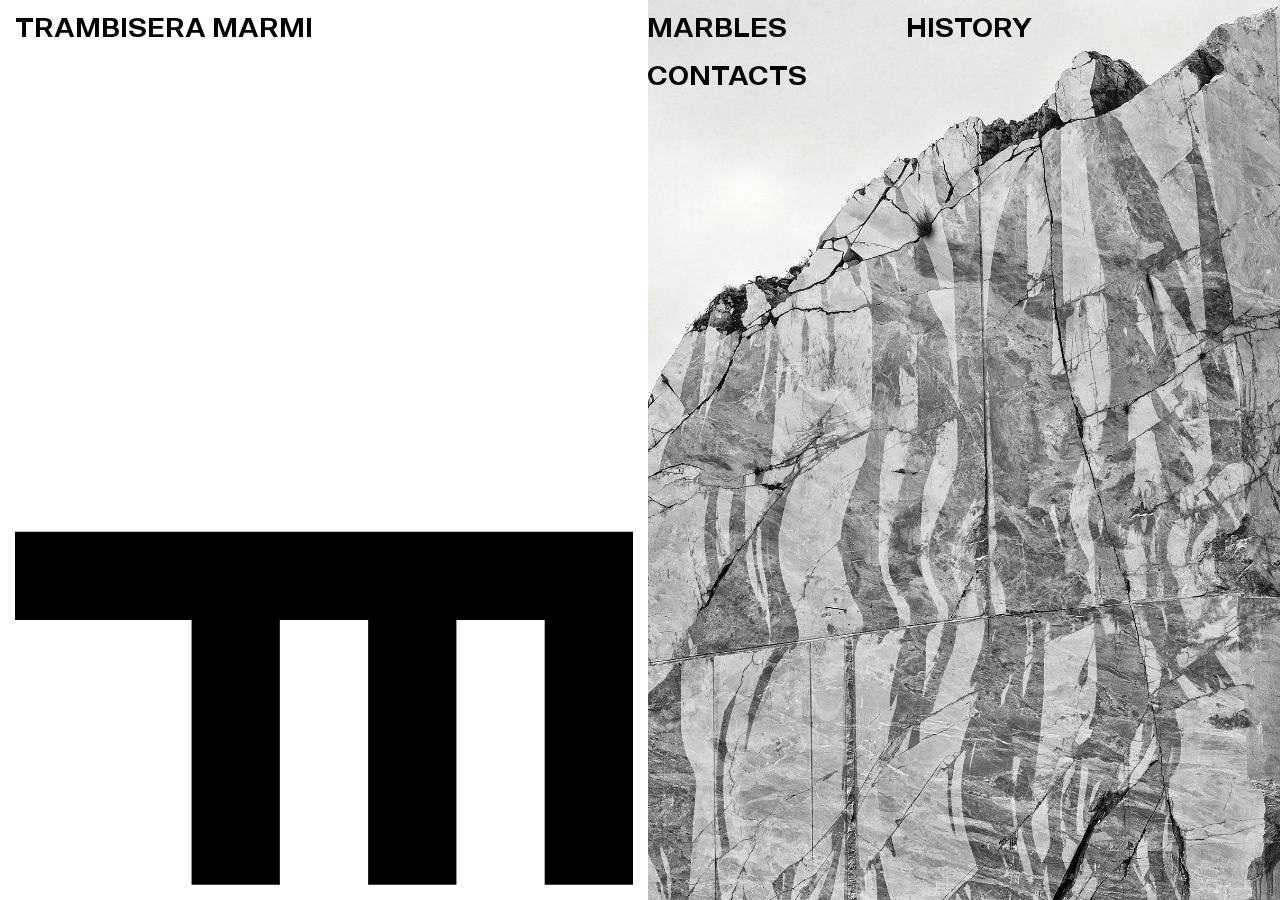
<file: v1/index.html>
<!DOCTYPE html>
<html lang="en">
<head>
    <meta charset="UTF-8">
<!--    <meta name="viewport" content="width=device-width, initial-scale=1">-->
    
    <meta name="viewport" content="width=device-width, initial-scale=1, shrink-to-fit=no">
    
    <title>Trambisera Marmi</title>
    <link href="assets/css/reset.css" rel="stylesheet" type="text/css">
    <link href="assets/css/style.css" rel="stylesheet" type="text/css">
    <link href="assets/css/mobile.css" rel="stylesheet" type="text/css">
    <link href="assets/font/stylesheet.css" rel="stylesheet" type="text/css">
    <script type="text/javascript" src="assets/js/jquery-3.4.1.min.js.js"></script>
        
<!-- Link Swiper's CSS -->
  <link rel="stylesheet" href="assets/css/swiper.min.css">            
            

            
         
    
         
</head>
    <body>

    <div id="logo">
                <div><a href="index.html"><h4>Trambisera Marmi</h4></a></div>
            </div>
    <div class="container col-6">
     <div class="box col-4"><a href="marbles.html"><span><h4>Marbles</h4></span></a></div>
     <div class="box col-4"><a href="history.html"><span><h4>History</h4></span></a></div>
     <div class="box"><a href="contacts.html"><span><h4>Contacts</h4></span></a></div>
    </div>
    
    <div id="hamburger"></div>

       
   <!-- Swiper -->
  <div class="swiper-container">
    <div class="swiper-wrapper">
     <div id="photo-0" class="swiper-slide"></div>
      <div id="photo-1" class="swiper-slide"></div>
      <div id="photo-2" class="swiper-slide"></div>
      <div id="photo-3" class="swiper-slide"></div>
      <div id="photo-4" class="swiper-slide"></div>
      <div id="photo-5" class="swiper-slide"></div>
      <div id="photo-6" class="swiper-slide"></div>
      <div id="photo-7" class="swiper-slide"></div>
      <div id="photo-8" class="swiper-slide"></div>
      <div id="photo-9" class="swiper-slide"></div>
      <div id="photo-10" class="swiper-slide"></div>
    </div>
  </div>                    


        <div class="gallery">
           <div id="photo-0" class="photo"></div>
               <div id="photo-1" class="photo"></div>
               <div id="photo-2" class="photo"></div> 
               <div id="photo-3" class="photo"></div> 
               <div id="photo-4" class="photo"></div> 
               <div id="photo-5" class="photo"></div> 
               <div id="photo-6" class="photo"></div> 
               <div id="photo-7" class="photo"></div> 
               <div id="photo-8" class="photo"></div> 
               <div id="photo-9" class="photo"></div> 
               <div id="photo-10"class="last-photo"></div>    
        </div>
        
         <div id="home-symbol">
            <img id="img-symbol" src="assets/img/brand/symbol.svg" alt="">
         </div>

             
  <script src="assets/js/swiper.min.js"></script>

  <!-- Initialize Swiper -->
  <script>
    var swiper = new Swiper('.swiper-container', {
        slidesPerView: 2,
        loop: true,
      spaceBetween: 15,
      pagination: {
        el: '.swiper-pagination',
        clickable: true,
      },
    });
  </script>                                       
       

       <script type = "text/javascript" src = "assets/js/app.js" ></script>

       
    </body>
</html>
</file>
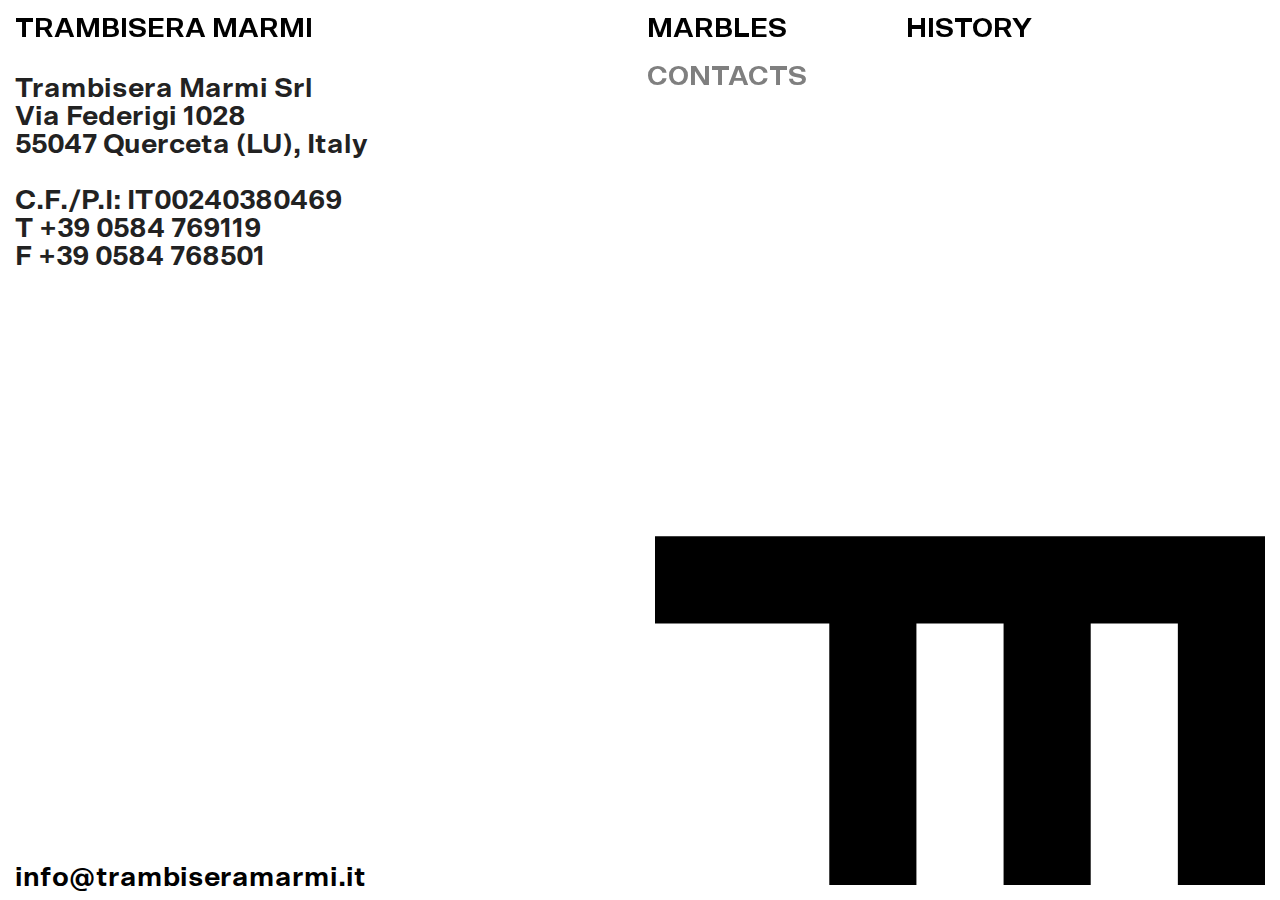
<file: v1/contacts.html>
<!DOCTYPE html>
<html lang="en">
<head>
    <meta charset="UTF-8">
    <meta name="viewport" content="width=device-width, initial-scale=1">
    <title>Trambisera Marmi</title>
    <link href="assets/css/reset.css" rel="stylesheet" type="text/css">
    <link href="assets/css/style.css" rel="stylesheet" type="text/css">
    <link href="assets/css/mobile.css" rel="stylesheet" type="text/css">
    <link href="assets/font/stylesheet.css" rel="stylesheet" type="text/css">
    <script type="text/javascript" src="assets/js/jquery-3.4.1.min.js.js"></script>

         
</head>
    <body>
        

    <div id="logo">
                <div><a href="index.html"><h4>Trambisera Marmi</h4></a></div>
            </div>
    <div class="container col-6">
     <div class="box col-4"><a href="marbles.html"><span><h4>Marbles</h4></span></a></div>
     <div class="box col-4"><a href="history.html"><span><h4>History</h4></span></a></div>
     <div class="box"><a href="contacts.html"><span class="current"><h4>Contacts</h4></span></a></div>
    </div>
    
    <div id="hamburger"></div>
    
    


        
        <div class="info edge">
            <h5>Trambisera Marmi Srl<br>
            Via Federigi 1028<br>
            55047 Querceta (LU), Italy<br><br>
            C.F./P.I: IT00240380469<br>
            T +39 0584 769119<br>
            F +39 0584 768501</h5>
        </div>
        
        <div class="info-mobile edge">
            <h5>Trambisera Marmi Srl<br>
            Via Federigi 1028<br>
            55047 Querceta (LU), Italy<br><br>
            C.F./P.I: IT00240380469<br>
            T +39 0584 769119<br>
            F +39 0584 768501<br><br>
            info@trambiseramarmi.it</h5>
        </div>
        
        <div class="mail edge">
            <h5><a href="mailto:info@trambiseramarmi.it">info@trambiseramarmi.it</a></h5>
        </div>
        
         <div id="contacts-symbol">
            <img id="img-contacts" src="assets/img/brand/symbol.svg" alt="">
         </div>    

       <script type = "text/javascript" src = "assets/js/app.js" ></script> 
    </body>
</html>
</file>
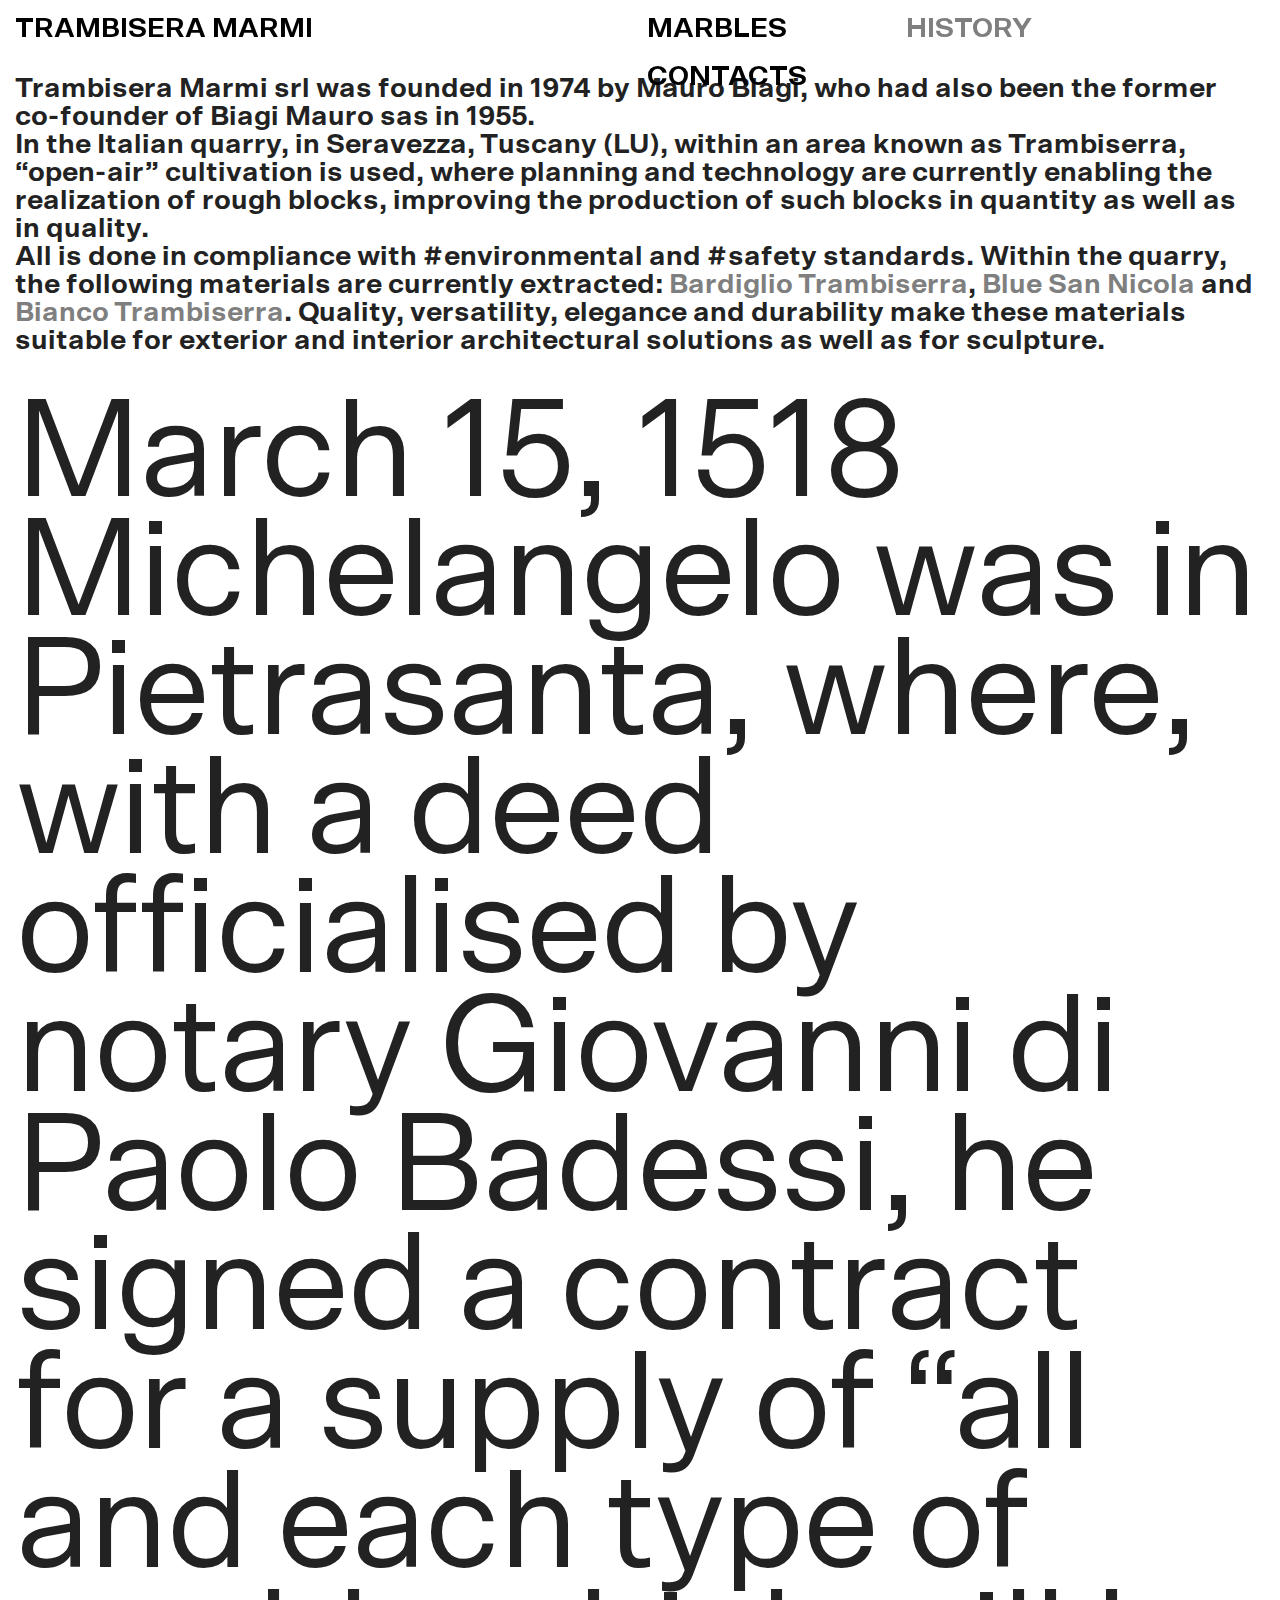
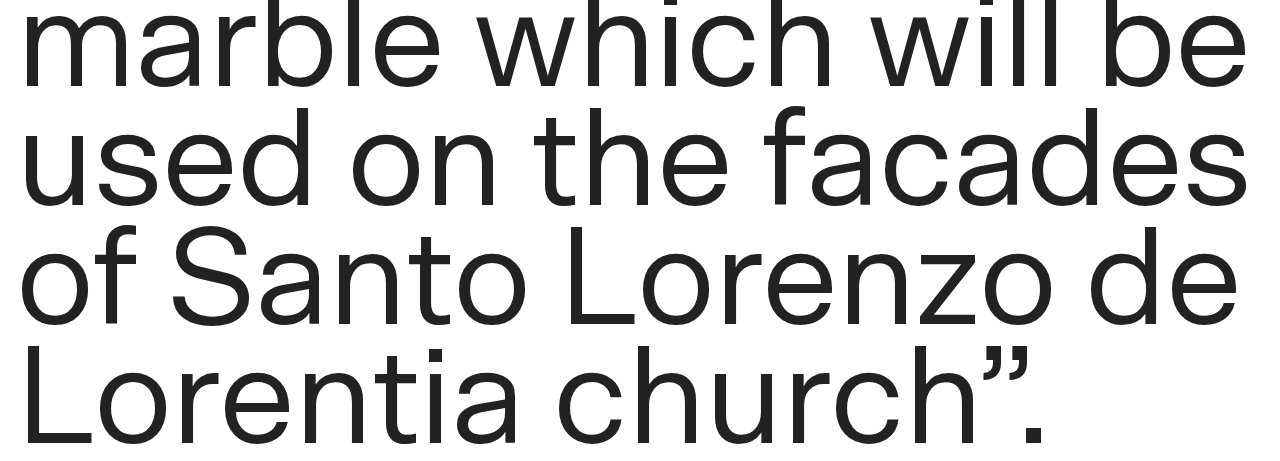
<file: v1/history.html>
<!DOCTYPE html>
<html lang="en">
<head>
    <meta charset="UTF-8">
    <meta name="viewport" content="width=device-width, initial-scale=1">
    <title>Trambisera Marmi</title>
    <link href="assets/css/reset.css" rel="stylesheet" type="text/css">
    <link href="assets/css/style.css" rel="stylesheet" type="text/css">
    <link href="assets/css/mobile.css" rel="stylesheet" type="text/css">
    <link href="assets/font/stylesheet.css" rel="stylesheet" type="text/css">
    <script type="text/javascript" src="assets/js/jquery-3.4.1.min.js.js"></script>     

         
</head>
    <body>

    <div id="logo">
                <div><a href="index.html"><h4>Trambisera Marmi</h4></a></div>
            </div>
    <div class="container col-6">
     <div class="box col-4"><a href="marbles.html"><span><h4>Marbles</h4></span></a></div>
     <div class="box col-4"><a href="history.html"><span class="current"><h4>History</h4></span></a></div>
     <div class="box"><a href="contacts.html"><span><h4>Contacts</h4></span></a></div>
    </div>
    
    <div id="hamburger"></div>
    
        
        <div class="page-history">
        <h5>Trambisera Marmi srl was founded in 1974 by Mauro Biagi, who had also been the former co-founder of Biagi Mauro sas in 1955.<br>
        In the Italian quarry, in Seravezza, Tuscany (LU), within an area known as Trambiserra, “open-air” cultivation is used, where planning and technology are currently enabling the realization of rough blocks, improving the production of such blocks in quantity as well as in quality.<br>
        All is done in compliance with #environmental and #safety standards.
        Within the quarry, the following materials are currently extracted:
        <a href="./marbles.html#section-bardiglio"><span class="anchor"> Bardiglio Trambiserra</span></a>, <a href="./marbles.html#section-blue"><span class="anchor">Blue San Nicola</span></a> and <a href="./marbles.html#section-bianco"><span class="anchor">Bianco Trambiserra</span></a>.
        Quality, versatility, elegance and durability make these materials suitable for exterior and interior architectural solutions as well as for sculpture.<br>
        </h5>
        
        <h1 class="title-history">March 15, 1518 Michelangelo was in Pietrasanta, where, with a deed officialised by notary Giovanni di Paolo Badessi, he signed a contract for a supply of “all and each type of marble which will be used on the facades of Santo Lorenzo de Lorentia church”.</h1>

        </div> 

       <script type = "text/javascript" src = "assets/js/app.js" ></script> 
    </body>
</html>
</file>
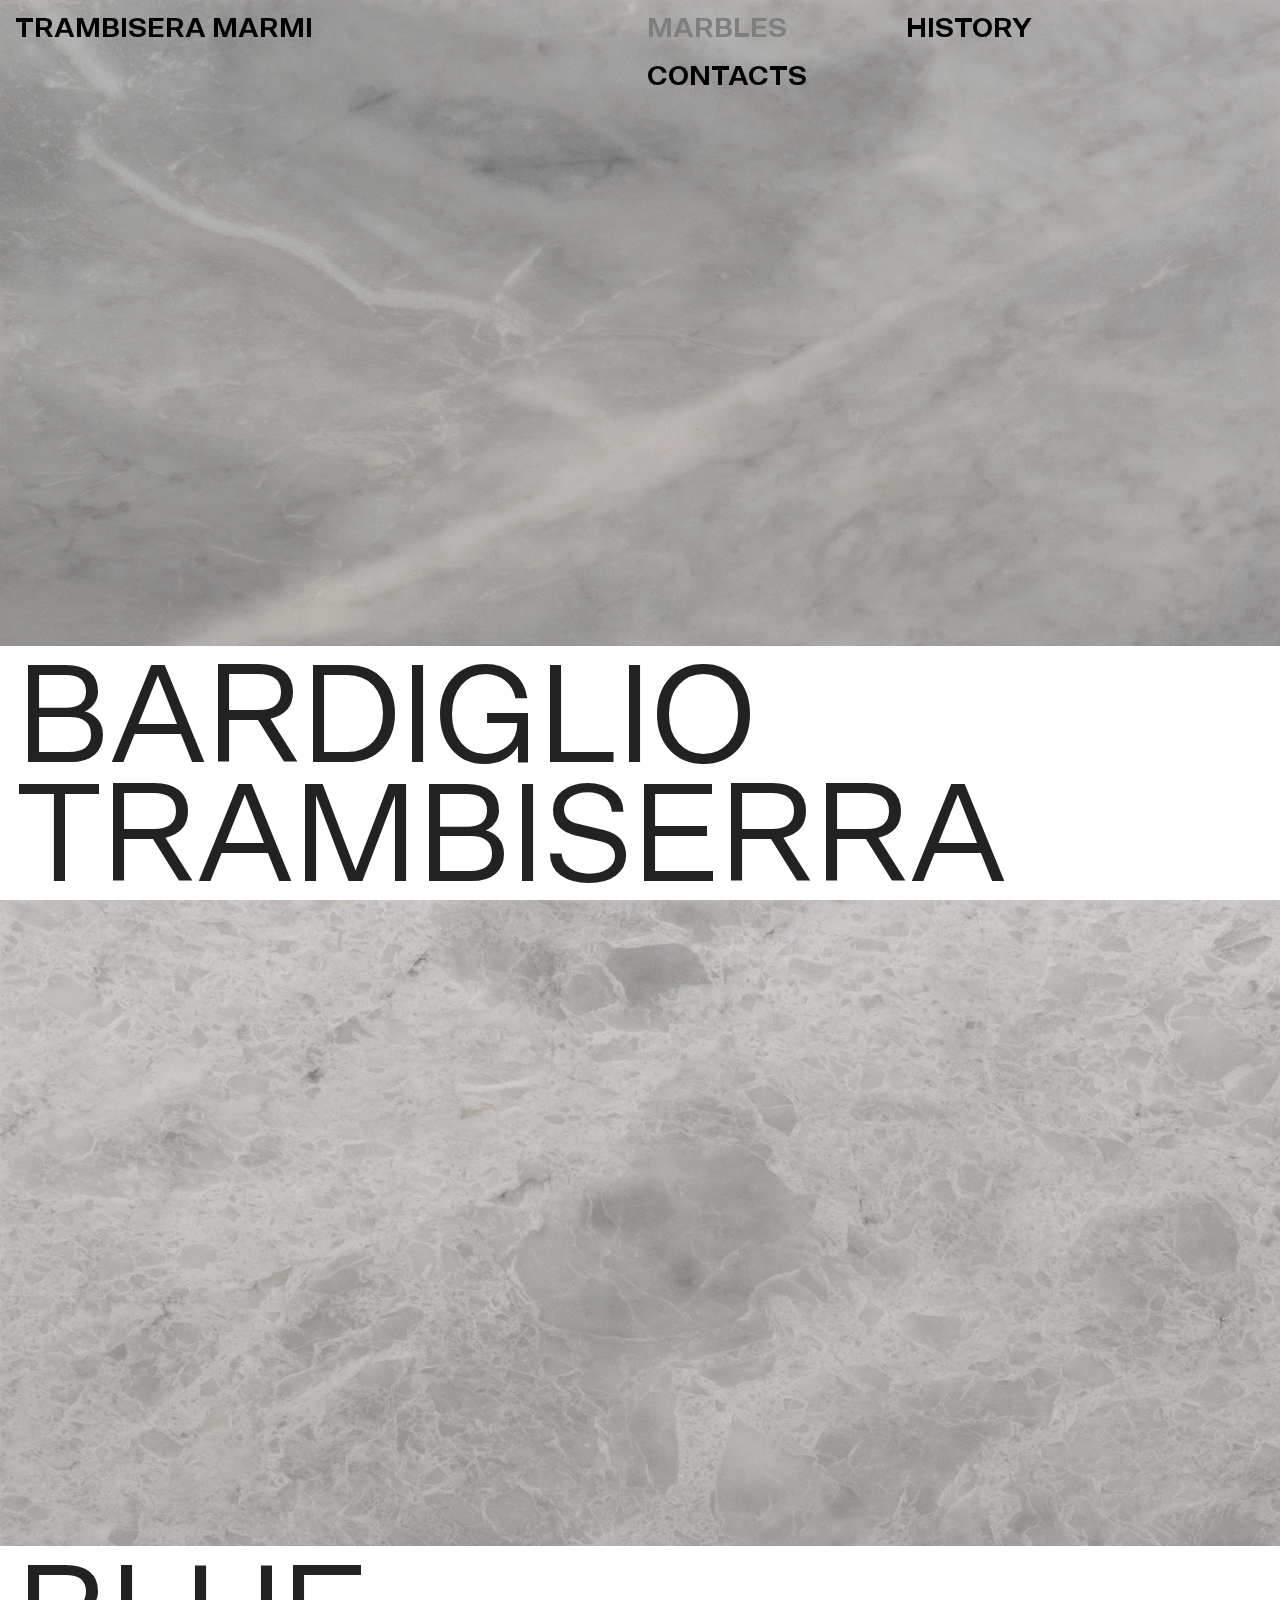
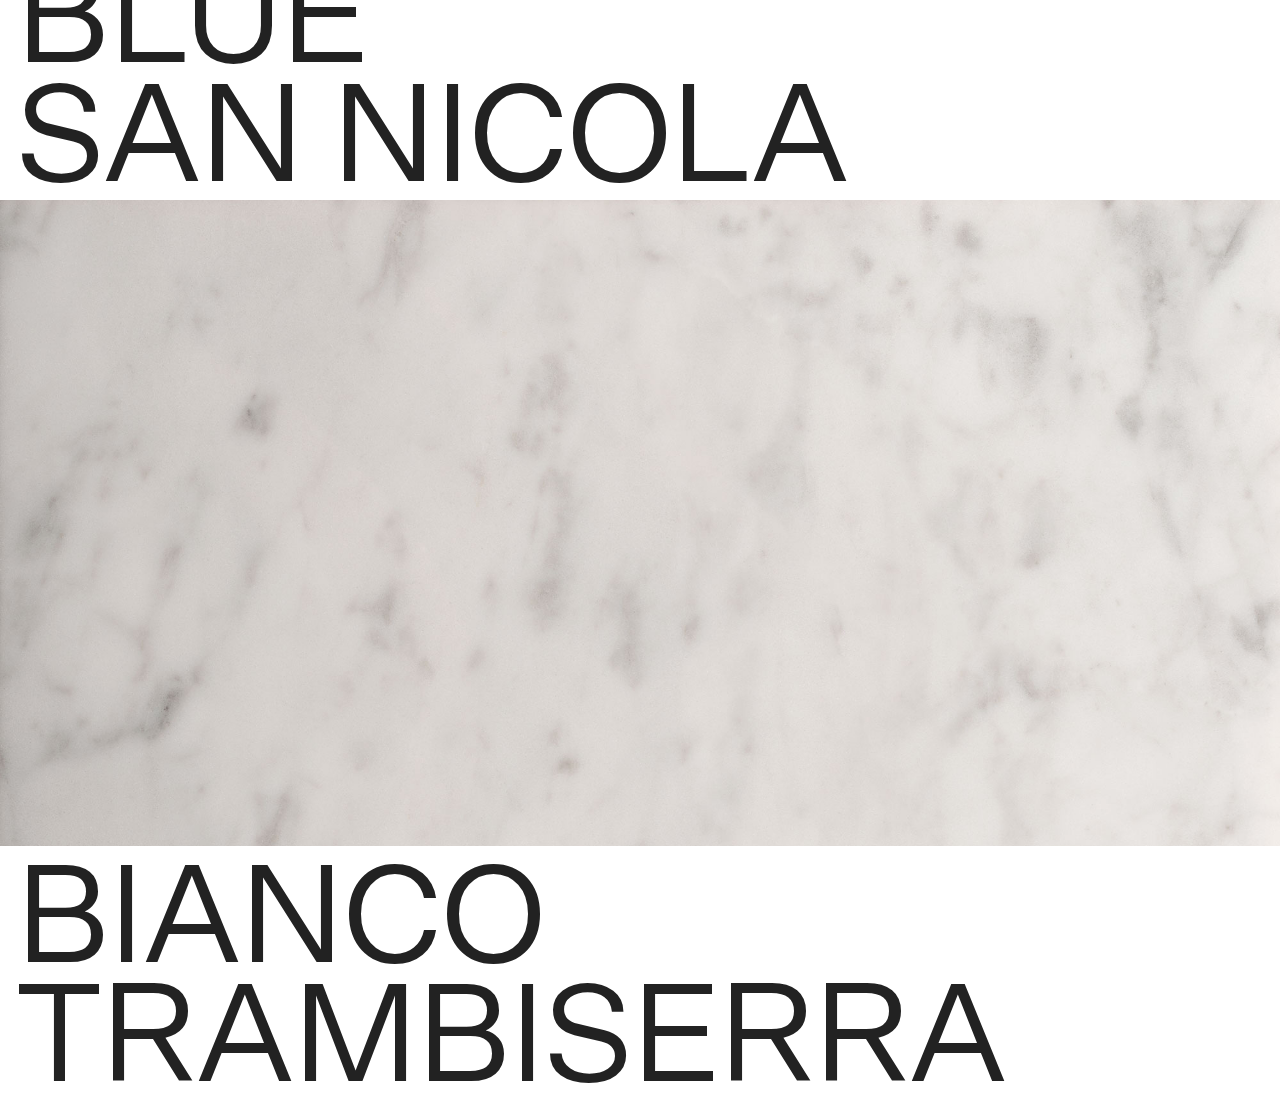
<file: v1/marbles.html>
<!DOCTYPE html>
<html lang="en">
<head>
    <meta charset="UTF-8">
    <meta name="viewport" content="width=device-width, initial-scale=1">
    <title>Trambisera Marmi</title>
    <link href="assets/css/reset.css" rel="stylesheet" type="text/css">
    <link href="assets/css/style.css" rel="stylesheet" type="text/css">
    <link href="assets/css/mobile.css" rel="stylesheet" type="text/css">  
    <link href="assets/font/stylesheet.css" rel="stylesheet" type="text/css">
     
    <script type="text/javascript" src="assets/js/jquery-3.4.1.min.js.js"></script>
</head>
<body class="mouse">

    <div id="logo">
                <div class="marbles col-12"><a href="index.html"><h4>Trambisera Marmi</h4></a></div>
            </div>
    <div class="container col-6">
     <div class="box col-4"><a href="marbles.html"><span class="current"><h4>Marbles</h4></span></a></div>
     <div class="box col-4"><a href="history.html"><span><h4>History</h4></span></a></div>
     <div class="box"><a href="contacts.html"><span><h4>Contacts</h4></span></a></div>
    </div>
    
    <div id="hamburger">
    
    </div>     
   
    <!-- Bardiglio-->
    <div id="section-bardiglio" class="section-marmo">
        <h1 class="h1-mobile">Bardiglio<br>Trambiserra</h1>
<!--        <div id="card-bardiglio" class="card edge">-->
        <div id="card-bardiglio" class="card">
            <div class="card-layout">    
                <h4>Bardiglio Trambiserra<br>Età geologica: Lias inferiore</h4>

                <h5>Fined-grained, grey-coloured marble with elements of richer shade inside the marble mass.The quarry lies in a syncline zone, along the left orographic side of the serra stream.</h5>

                <div class="table"> 
                <div class="div1"><h6>apparent volume mass</h6></div> 
                <div class="div2"><h6>value</h6></div> 
                <div class="div3"><h6>value</h6></div> 
                <div class="div4"><h6>apparent porosity</h6></div> 
                <div class="div5"><h6>value</h6></div> 
                <div class="div6"><h6>value</h6></div> 
                <div class="div7"><h6>water absorption</h6></div> 
                <div class="div8"><h6>value</h6></div> 
                <div class="div9"><h6>value</h6></div> 
                <div class="div10"><h6 class="no-border">unixial compression strenght<br>
                                        – tests without freezing cycles<br>
                                        – tests with freezing cycles</h6></div> 
                <div class="div11"><h6 class="no-border"><br><br>value</h6></div> 
                <div class="div12"><h6 class="no-border"><br><br>value</h6></div> 
                </div>       
            </div>
    </div>
    </div>
    
<!--
    <div class="cursor">
        <div class="cursor-open"><h5>OPEN</h5></div>
        <div class="cursor-close"><h5>CLOSE</h5></div>
    </div>
-->

    <!-- Blue-->
    <div id="section-blue" class="section-marmo">
        <h1 class="h1-mobile">Blue<br>San Nicola</h1>
        <div id="card-blue" class="card">
            <div class="card-layout">    
                <h4>Blue San Nicola<br>Età geologica: Lias inferiore</h4>

                <h5>Fined-grained, grey-coloured marble with elements of richer shade inside the marble mass.The quarry lies in a syncline zone, along the left orographic side of the serra stream.</h5>

                <div class="table"> 
                <div class="div1"><h6>apparent volume mass</h6></div> 
                <div class="div2"><h6>value</h6></div> 
                <div class="div3"><h6>value</h6></div> 
                <div class="div4"><h6>apparent porosity</h6></div> 
                <div class="div5"><h6>value</h6></div> 
                <div class="div6"><h6>value</h6></div> 
                <div class="div7"><h6>water absorption</h6></div> 
                <div class="div8"><h6>value</h6></div> 
                <div class="div9"><h6>value</h6></div> 
                <div class="div10"><h6 class="no-border">unixial compression strenght<br>
                                        – tests without freezing cycles<br>
                                        – tests with freezing cycles</h6></div> 
                <div class="div11"><h6 class="no-border"><br><br>value</h6></div> 
                <div class="div12"><h6 class="no-border"><br><br>value</h6></div> 
                </div>       
            </div>
    </div>
    </div>   

    <!-- Bianco-->
    <div id="section-bianco" class="section-marmo">
        <h1 class="h1-mobile">Bianco<br>Trambiserra</h1>
        <div id="card-bianco" class="card">
            <div class="card-layout">    
                <h4>Bianco Trambiserra<br>Età geologica: Lias inferiore</h4>

                <h5>Fined-grained, grey-coloured marble with elements of richer shade inside the marble mass.The quarry lies in a syncline zone, along the left orographic side of the serra stream.</h5>

                <div class="table"> 
                <div class="div1"><h6>apparent volume mass</h6></div> 
                <div class="div2"><h6>value</h6></div> 
                <div class="div3"><h6>value</h6></div> 
                <div class="div4"><h6>apparent porosity</h6></div> 
                <div class="div5"><h6>value</h6></div> 
                <div class="div6"><h6>value</h6></div> 
                <div class="div7"><h6>water absorption</h6></div> 
                <div class="div8"><h6>value</h6></div> 
                <div class="div9"><h6>value</h6></div> 
                <div class="div10"><h6 class="no-border">unixial compression strenght<br>
                                        – tests without freezing cycles<br>
                                        – tests with freezing cycles</h6></div> 
                <div class="div11"><h6 class="no-border"><br><br>value</h6></div> 
                <div class="div12"><h6 class="no-border"><br><br>value</h6></div> 
                </div>       
            </div>
    </div>
    </div>                    
    
    
    
    
   
    
    
      <!--
        <div id="marmo-bardiglio" class="marmo"></div> 
        <div class="title"><h1>Bardiglio<br>
        Trambiserra</h1></div>
-->  
    
    
    
    
    
    
    

<!--
  
    <div id="section-blue" class="section-marmo">
        <div id="card-blue" class="card edge">
        <div class="card-layout">    
            <h4>Bardiglio Trambiserra<br>Età geologica: Lias inferiore</h4>

            <h5>Fined-grained, grey-coloured marble with elements of richer shade inside the marble mass.The quarry lies in a syncline zone, along the left orographic side of the serra stream.</h5>

            <div class="table"> 
            <div class="div1"><h6>apparent volume mass</h6></div> 
            <div class="div2"><h6>value</h6></div> 
            <div class="div3"><h6>value</h6></div> 
            <div class="div4"><h6>apparent porosity</h6></div> 
            <div class="div5"><h6>value</h6></div> 
            <div class="div6"><h6>value</h6></div> 
            <div class="div7"><h6>water absorption</h6></div> 
            <div class="div8"><h6>value</h6></div> 
            <div class="div9"><h6>value</h6></div> 
            <div class="div10"><h6 class="no-border">unixial compression strenght<br>
                                    – tests without freezing cycles<br>
                                    – tests with freezing cycles</h6></div> 
            <div class="div11"><h6 class="no-border"><br><br>value</h6></div> 
            <div class="div12"><h6 class="no-border"><br><br>value</h6></div> 
            </div>       
        </div>
    </div>       
        <div id="marmo-blue" class="marmo"></div> 
        <div class="title"><h1>Blue<br>
        San Nicola</h1></div>
    </div>


    <div id="section-bianco" class="section-marmo">
        <div id="card-bianco" class="card edge">
        <div class="card-layout">    
            <h4>Bianco Trambiserra<br>Età geologica: Lias inferiore</h4>

            <h5>Fined-grained, grey-coloured marble with elements of richer shade inside the marble mass.The quarry lies in a syncline zone, along the left orographic side of the serra stream.</h5>

            <div class="table"> 
            <div class="div1"><h6>apparent volume mass</h6></div> 
            <div class="div2"><h6>value</h6></div> 
            <div class="div3"><h6>value</h6></div> 
            <div class="div4"><h6>apparent porosity</h6></div> 
            <div class="div5"><h6>value</h6></div> 
            <div class="div6"><h6>value</h6></div> 
            <div class="div7"><h6>water absorption</h6></div> 
            <div class="div8"><h6>value</h6></div> 
            <div class="div9"><h6>value</h6></div> 
            <div class="div10"><h6 class="no-border">unixial compression strenght<br>
                                    – tests without freezing cycles<br>
                                    – tests with freezing cycles</h6></div> 
            <div class="div11"><h6 class="no-border"><br><br>value</h6></div> 
            <div class="div12"><h6 class="no-border"><br><br>value</h6></div> 
            </div>       
        </div>
    </div>    
               
        <div id="marmo-bianco" class="marmo"></div> 
        <div class="title"><h1>Bianco<br>
        Trambiserra</h1></div>
  
    </div>                       
-->
         
           
 

    

    <!--App-->
    <script type="text/javascript" src="assets/js/app.js"></script>   
</body>
</html>
</file>
<file: v1/assets/css/style.css>
/* CSS 

1 - General HTML Structure
2 – Typography
3 – Assets
4 - Navigation & Header
5 – Section

*/


[class*="col-"] {
  float: left;
/*  padding: 15px;*/
/*  border: 1px solid red;*/
}







.col-1 {width: 8.33%;}
.col-2 {width: 16.66%;}
.col-3 {width: 25%;}
/*.col-4 {width: 33.33%;}*/
.col-4 {width: 33.33%;}
.col-5 {width: 41.66%;}
.col-6 {width: 50%;}
.col-7 {width: 58.33%;}
.col-8 {width: 66.66%;}
.col-9 {width: 75%;}
.col-10 {width: 83.33%;}
.col-11 {width: 91.66%;}
.col-12 {width: 100%;}


/* 1 - General HTML Structure 
---------------------------------------------------*/
html, body {
    overflow-x:hidden 
} 

body{
    font-family: 'Scto Grotesk A';
    

}
.edge{
    padding-left:15px;
    padding-right: 15px;
}

.no-border{border-bottom: 0px solid black;}

.cursor{

    
}

.cursor-open{
    
}

.cursor-close{
    
}



    .swiper-container {
      width: 100%;
      width: 100%;
      height: 100vh;
        background: none;
        cursor: grab;
/*        margin-left: 30px;*/
        padding-left: 0px;

        
    }
    .swiper-slide {
      text-align: center;
      background: #fff;
    width: 50vw;
        outline: white solid 15px;

      /* Center slide text vertically */
      display: -webkit-box;
      display: -ms-flexbox;
      display: -webkit-flex;
      display: flex;
      -webkit-box-pack: center;
      -ms-flex-pack: center;
      -webkit-justify-content: center;
      justify-content: center;
      -webkit-box-align: center;
      -ms-flex-align: center;
      -webkit-align-items: center;
      align-items: center;
    }




/* 2 - Typography 
---------------------------------------------------*/

h1{
    font-size: 140px;
    font-weight: normal;
    text-transform: uppercase;
    margin-bottom: 0px;
    padding-bottom: 1px;
/*    padding-bottom: 8px;*/
    line-height: 85%;
    padding-top: 15px;    
    padding-left: 15px;
    padding-right: 15px;
    position: absolute;
    bottom: 0;
    background-color: white;
    width: 100%;
    overflow-x: hidden;
    overflow-y: hidden;
    letter-spacing: -3px;
    

}

.title-history{
    position: relative;
    font-size: 140px;
    text-transform: none;
    padding-bottom: 0px;
    line-height: 85%;
    background-color: transparent;
    padding-left: initial;
    padding-right: initial;
    padding-top: 40px;

}

.page-history{
    position: absolute;
    top: 75px;
    padding-left: 15px;
    padding-right: 15px;
    max-width: 100vw;
}

/*
.title{
    height: auto;
    background-color: red;
    position: relative;
    bottom: 0;
    overflow: hidden;
}
*/

#hamburger{z-index: 1000000000}

.section-marmo{ 
    height: 100vh; 
}
.marmo{
/*
    height: 100vh;
    position: relative;
*/
}

h4{
    font-size: 28px;
    font-weight: bold;
    text-transform: uppercase;
    padding-bottom: 20px;
    line-height: 100%;
    
}

h5{ 
    font-size: 28px;
    font-weight: bold;
    line-height: 100%;
}

h6{ 
    font-size: 16px;
    font-weight: bold;
    border-bottom: 1px solid black;
    padding-bottom: 7px;
    margin-bottom: -24px
}

.info{width: 50vw;
    position: absolute;
    top: 75px;    
}

.info-mobile{display: none;
}

.mail{width: 50vw;
    position: absolute;
    bottom: 0px;
    padding-bottom: 8px;
    
    
}



/* 3 - Assets 
---------------------------------------------------*/
/*
.gallery{
    position: fixed;
    width: 100px;
  height: 300px;
    
  overflow-y: auto;
  overflow-x: hidden;
    
    transform: rotate(-90deg);
  transform-origin: right top;
    
    transform:rotate(-90deg) translateY(-100px);
    
}

.gallery > div {
  width: 100px;
  height: 100px;
    transform: rotate(90deg);
  transform-origin: right top;
}
*/




/*
.gallery{
    height: 100vh;
    width: 100vw;
    overflow-x: scroll;
    width: auto;
    white-space: nowrap;
}

.photo{
    background-color: lightgoldenrodyellow;
    width: 100vw;
    height: 100vh;
    padding-left: 15px;
    
}
*/

.gallery {
    display: flex;
    min-width: 100%;
    min-height: 200px;
    overflow-x: auto;
    background-color: transparent;
}


.gallery::-webkit-scrollbar {
    display: none;
   
}

.photo {
    background-color: #ecf0f1;
    min-width: 50vw;
    height: 100vh;
    color: #34495e;
    outline: white solid 15px;
}







#home-symbol{
    display: flex;
    justify-content: center;
    align-items: center;
    align-content: center;
    overflow: hidden;
    width: calc(50vw - 15px);
    position: absolute;
    bottom: 11px;
    margin-left: 15px;
/*    margin-right: 15px;*/
    z-index: -1;
/*     border: 1px solid red;*/
    
    
    
}

#img-symbol{
    width: calc(50vw - 15px);
    margin-right: 7px;
    
}





/*
#contacts-symbol{position: fixed;
    bottom: 5px;
    width: 50vw;;
    display: flex;
    justify-content: center;
    align-items: center;
    align-content: center;
    overflow: hidden;
    margin-left: 15px;
    margin-right: 15px;
    right: 0px;
    
    
}

#img-contacts{width: 100%;
    
}
*/


#contacts-symbol{
    display: flex;
    justify-content: center;
    align-items: center;
    align-content: center;
    overflow: hidden;
    width: calc(50vw - 15px);
    position: absolute;
    bottom: 11px;
    margin-left: 15px;
/*    margin-right: 15px;*/
    z-index: -1;
/*     border: 1px solid red;*/
    right: 0;
    
    
    
}

#img-contacts{
    width: calc(50vw - 15px);
    margin-right: 15px;
    
}



/*
#img-contacts{
    right: 0;
    display: flex;
    justify-content: center;
    align-items: center;
    align-content: center;
    overflow: hidden;
    width: 50vw;
    position: absolute;
    bottom: 11px;
    margin-left: 15px;
    margin-right: 15px;
    z-index: -1;
    
    
}
*/

/*
#contacts-symbol{
    width: 50vw;margin-right: 30px;
    
}
*/



#photo-0{    
    background-color: transparent;
    background-repeat: no-repeat;
    background-size:cover;
    margin-right: 0px;
}


#photo-1{    
    background-image: url(../img/gallery/07_DAD4900.jpg);
    background-repeat: no-repeat;
    background-size:cover;
    outline: red solid 0px;
}

#photo-2{    
    background-image: url(../img/gallery/05_DAD6269.jpg);
    background-repeat: no-repeat;
    background-size:cover; 
}

#photo-3{    
    background-image: url(../img/gallery/04_DAD6241_NEW.jpg);
    background-repeat: no-repeat;
    background-size:cover; 
}

#photo-4{    
    background-image: url(../img/gallery/11_DAD5054.jpg);
    background-repeat: no-repeat;
    background-size:cover; 
}

#photo-5{    
    background-image: url(../img/gallery/13_DAD5728.jpg);
    background-repeat: no-repeat;
    background-size:cover; 
}

#photo-6{    
    background-image: url(../img/gallery/14_DAD5022.jpg);
    background-repeat: no-repeat;
    background-size:cover; 
}

#photo-7{    
    background-image: url(../img/gallery/15_DAD5090.jpg);
    background-repeat: no-repeat;
    background-size:cover; 
}

#photo-8{    
    background-image: url(../img/gallery/16_DAD6180.jpg);
    background-repeat: no-repeat;
    background-size:cover; 
}

#photo-9{    
    background-image: url(../img/gallery/18_DAD5114.jpg);
    background-repeat: no-repeat;
    background-size:cover; 
}

#photo-10{    
    background-image: url(../img/gallery/19_DAD6213.jpg);
    background-repeat: no-repeat;
    background-size:cover;
    margin-right: -15px;
    width: calc(50vw - 15px);
    height: 100vh;
    
}



/* 4 - Navigation & Header 
---------------------------------------------------*/

/* unvisited link */

.anchor, a:link {
  color: #7F7F7F;
text-decoration: none;
}

a:link {
  color: black;
text-decoration: none;
}

/* visited link */
a:visited {
  color: black;
}





/* mouse over link */
a:hover {
  color: #7F7F7F;
}

.current{
    color:#7F7F7F;
}



nav{

/*    padding: 15px;*/
    padding: 15px 15px 0px 15px;
    position: fixed;
    width: 100vw;
    z-index: 1000;
    
}
.menu-link{
    
}

/*
#menu{
    position: fixed;
    top: 0;
    left: 50vw;
    padding: 15px 15px 0px 0px;
    margin-top: 0;
    width: 50vw;
    
}

#logo h4{
    display: inline;
        
}



#menu h4{
    display: inline;
    float: left;
    margin-right: 10%;
}
*/


#logo{position: fixed;
    top: 15px;
    left: 15px;
    z-index: 10000;
    
}












.container {

    margin-right: 15px;
    margin-left: 15px;
    top: 15px;
/*    margin-top: 8px;*/
    width: calc(50vw - 15px);
    
    float: right;
    position: fixed;
    right: 0px;
    z-index: 10000;

    
}
.box {
    display: inline;
    float: left;
    padding-left:7px;
    z-index: 10000;

    



 
   
}

    

    nav{
        display: none;
    }


















/* 5 - Marmi
---------------------------------------------------*/


/*
#section-bardiglio{
    
    overflow-x: hidden;

}
*/

/*
#section-blue{
    overflow-x: hidden;

}
#section-bianco{
    overflow-x: hidden;

}
*/

.mouse{cursor: url(../img/brand/mouse-open.svg), auto;}

.mouse-close{cursor: url(../img/brand/mouse-close.svg), auto;}

#section-bardiglio{
    background-image: url(../img/marmi/BARDIGLIO-TRAMBISERRA.jpg);
    background-repeat: no-repeat;
    background-size:cover;
    position: relative;
}

#section-blue{
    background-image: url(../img/marmi/BLUE-SAN-NICOLA.jpg);
    background-repeat: no-repeat;
    background-size:cover;
    position: relative; 
}


#section-bianco{
    background-image: url(../img/marmi/BIANCO-TRAMBISERRA.jpg);
    background-repeat: no-repeat;
    background-size:cover;
    position: relative;   
}

/*
#marmo-bardiglio{
    background-image: url(../img/marmi/BARDIGLIO-TRAMBISERRA.jpg);
    background-repeat: no-repeat;
    background-size:cover;
    position: relative;
}
#marmo-blue{    
    background-image: url(../img/marmi/BLUE-SAN-NICOLA.jpg);
    background-repeat: no-repeat;
    background-size:cover; 
    position: relative;
}

#marmo-bianco{    
    background-image: url(../img/marmi/BIANCO-TRAMBISERRA.jpg);
    background-repeat: no-repeat;
    background-size:cover;
    position: relative;
}
*/

/* 6 - Card
---------------------------------------------------*/



.card{
    height: 100vh;
    right: -57vw;
    width: 50vw;
    position: absolute;
    background-color: white;
    z-index: 1;
    -webkit-transition: all 1s ease;
    transition: all 1s ease;
    overflow-x: hidden;
    z-index: 10;
}

.card-layout{
    position: absolute;
    bottom: 30px;
    padding-right: 15px;
    padding-left: 15px;
}


#card-bardiglio{
/*    width: calc(50vw - 23px);*/
    width: calc(50vw + 7px);*/
/*    margin-left: 15px;*/

}

#card-bardiglio.open{
    right: 0vw;
    position: absolute;
    overflow-x: hidden;
    z-index: 10;
    -webkit-transition: all 1s ease;
    transition: all 1s ease;
}

#card-blue{
    width: 50vw; 
    margin-left: 15px;

}

#card-blue.open{
    right: 0vw;
    position: absolute;
    overflow-x: hidden;
    z-index: 10;
    -webkit-transition: all 1s ease;
    transition: all 1s ease;
}


#card-bianco{
    width: 50vw;
    margin-left: 15px;

}

#card-bianco.open{
    right: 0vw;
    position: absolute;
    overflow-x: hidden;
    z-index: 10;
    -webkit-transition: all 1s ease;
    transition: all 1s ease;
}







.table {
    margin-top: 20px;
    display: grid; 
    grid-template-columns: 3fr repeat(2, 1fr); 
    grid-template-rows: repeat(4, 1fr); 
    grid-column-gap: 0px;
    grid-row-gap: 0px; 
    .div1 { grid-area: 1 / 1 / 2 / 2; } 
    .div2 { grid-area: 2 / 1 / 3 / 2; } 
    .div3 { grid-area: 3 / 1 / 4 / 2; } 
    .div4 { grid-area: 4 / 1 / 5 / 2; } 
    .div5 { grid-area: 1 / 2 / 2 / 3; } 
    .div6 { grid-area: 2 / 2 / 3 / 3; } 
    .div7 { grid-area: 3 / 2 / 4 / 3; } 
    .div8 { grid-area: 4 / 2 / 5 / 3; } 
    .div9 { grid-area: 1 / 3 / 2 / 4; } 
    .div10 { grid-area: 2 / 3 / 3 / 4; } 
    .div11 { grid-area: 3 / 3 / 4 / 4; } 
    .div12 { grid-area: 4 / 3 / 5 / 4; }
}
</file>
<file: v1/assets/css/mobile.css>
/* CSS 

1 - General HTML Structure
2 – Typography
3 – Assets
4 - Navigation & Header
5 – Section

*/

/* Big Big scren 
---------------------------------------------------*/
@media (min-width: 2000px) and (max-width: 2560px) {
    .box { padding-right: 20%;}
    
    }

/* Big Big scren 
---------------------------------------------------*/
@media (min-width: 2000px) and (max-width: 1441px) {
    .box { padding-right: 13%;}
    
    }

/* Big screnn 1440 — 2560 
---------------------------------------------------*/
@media (min-width: 1441px) and (max-width: 2560px) {
    
/*    #hamburger{display: block; z-index: 1000000;}*/
    .menu h4{margin-right: 0%;}
    .gallery{display: none}
/*    .box { padding-right: 13%;}*/

}

/* Laptop 1440 — 2560 
---------------------------------------------------*/
@media (min-width: 1025px) and (max-width: 1440px) {
   
    
    

    .gallery{display: none;}
    
    

    
    
/*    #menu{padding: inherit; top: 0px; left: 0; width: 100%;display: flex; flex-direction: row; }*/
    
    

    
/*    #logo h4{display: none}*/
    
    .box {
    display: inline;
    float: left;
    padding-right: 7%;
   
}
    
    
    
   
    
}

/* Laptop 1025 — 1600 
---------------------------------------------------*/
@media (min-width: 1025px) and (max-width: 1600px) {
/*     .container{ display: none;}*/
    
    .box {
 
/*    padding-right: 5%;*/
   
}
    
    
    
    
}



/* Phone & Tablet 320 — 1024 
---------------------------------------------------*/
@media (min-width: 320px) and (max-width: 1024px) {
    
    
/*    .marmo-mobile-open{position: absolute; top: 50vh;left: 50vw;  height:200px;z-index: 10}*/
    
    
    #hamburger{background-image: url(../img/brand/open.svg);background-repeat:no-repeat;background-size:cover;position: relative; width: 16px;height: 16.5px;position: fixed;right: 8px;top: 8px;}
    
    .swiper-container{display: none;}
    
    
/*
    .container{ display: none;
        
    }
*/
    
    .page-history{

    padding-left: 8px;
    padding-right: 8px;
        top:45px;
}


    
    h1.title-history{
        font-size: 40px;
        padding-top: 20px;
    }

    #menu h4{margin-right: 0%;}
    .h1-mobile{font-size: 18px;font-weight: bold;}
    
    h1{position: absolute;letter-spacing: -1px;
    bottom: 0;font-size: 40px;overflow-y;padding-bottom:4px; padding-top:8px;padding-left: 8px; padding-right: 8px; overflow-x:hidden;}
    h4{font-size: 18px;}
    h5{font-size: 18px;}
    h6{font-size: 12px;}
    .title{height: 8vh;overflow-y:hidden; position: relative; bottom: 0px}
    .edge{padding-left:8px;padding-right: 8px;}
    .section-marmo{height: 100vh;overflow-y:hidden}
    .marmo{height: 95vh; overflow-y:hidden}
    
    #section-blue{}
    #section-bianco{}
    
    #marmo-bardiglio{}
    #marmo-blue{}
    #marmo-bianco{}
    
    .card-layout{padding-right: 24px; padding-right: 8px;
    padding-left: 8px;}

    #card-bardiglio{width: 100vw;bottom:-100vh;left: 0px;position: fixed; margin-left: 0px;}
    #card-blue{width: 100vw;bottom:-100vh;left: 0px;position: fixed; margin-left: 0px;}
    #card-bianco{width: 100vw;bottom:-100vh;left: 0px;position: fixed; margin-left: 0px;}
    

    
    #card-bardiglio.open{width: 100vw; bottom:0vh;height: 50vh; left: 0px;position: fixed}
    #card-blue.open{width: 100vw; bottom:0vh;height: 50vh; left: 0px;position: fixed}
    #card-bianco.open{width: 100vw; bottom:0vh;height: 50vh; left: 0px;position: fixed}

    nav{padding: 8px;padding-bottom: 0px;}
/*
    .menu-link{flex: 1;margin-right: 0%;}

    #menu{left: inherit; width: 100%; padding-right: 8px; padding: inherit;}
    
    
    #menu h4{
        min-width: 33%;
    }
*/
    
    #logo h4{top: 8px; position: fixed; left: 8px;}
    #logo{}
    li{line-height:0}
    .gallery {display:inline;margin-bottom: 8px;}
    .gallery::-webkit-scrollbar {display: none;}
    .photo {min-width: 100vw;height: 100vh;margin-bottom: 8px;color: #34495e;outline: white solid 8px;}
    #photo-10{background-image: url(../img/gallery/19_DAD6213.jpg);background-repeat: no-repeat;background-size:cover;margin-bottom:-8px;width: 100vw;height:100vh;}
    
/*
    #symbol-home{width: 100vw;bottom: 6px;}
    #symbolhome{width: 100vw;z-index:10;}
*/
    
    #home-symbol{width: 100vw;bottom: 5px;margin-left: 8px;margin-right: 8px;z-index: -1;position: fixed; bottom:5;}
    #img-symbol{width: 100vw;margin-right:16px;}
    
    
    
    
    #contacts-symbol{position: fixed;
    bottom: 5px;
    width: 100vw;;
    display: flex;
    justify-content: center;
    align-items: center;
    align-content: center;
    overflow: hidden;
/*
    margin-left: 8px;
    margin-right: 8px;
*/
    right: 0px;
    
    
}

#img-contacts{width: 100%; margin-left: 8px;margin-right: 8px;
    
    
    
}
    
    .mail{display: none;
    }
    
    .info{display: none;   
}
    
    .info-mobile{width: 50vw;
    position: absolute;
    top:45px;
        display: block;
}

    
    
    
    
/*
    #contacts-symbol{width: 100vw;bottom: 5px;margin-left: 8px;margin-right: 8px;z-index: -1;position: fixed; bottom:5;}
    #img-contacts{width: 100vw;margin-right: -8px;margin-left: -16px; background-color: red}
    
*/
    
/*
    #menu h4{
        width: inherit;
        padding: inherit;
        float: left;

        
    
        }
    #menu{

    }
    
    #menu-1{position: fixed; left: 8px;
        
    }
    
    #menu-2{position: relative;
float: left;
        text-align: center;
top: 9px;
left: 50%;
transform: translate(-50%, -50%);

        
    }
    
    #menu-3{position: fixed; right: 8px;
        
    }
    
*/
   
    
/*
    
    #menu {
     padding: 0;
  margin: 0;
  list-style: none;
  display: flex;
  align-items: center;
  justify-content: center;
        
}
.row {
   width: 100%;
}
.menu-link{
background: tomato;
  padding: 5px;
  width: 200px;
  height: 150px;
  margin: 10px;
  line-height: 150px;
  color: white;
  font-weight: bold;
  font-size: 3em;
  text-align: center;
}
*/
    
    
    #logo{
    top: 8px;
    left: 8px;
   
    
}

    .hide{display: none}

    
    
    
.container {
  display: flex;
    margin-left: 8px;
    margin-right: 8px;
    top: -60px;
    margin-top: 8px;
    width: 100vw;
    position: fixed;
    
    left: 0px;
    

}
    
    .show {

    top: 0px;
    -webkit-transition: all 0.4s ease;
    transition: all 0.4s ease;
    

}
    
    .box {
        padding: 0;
    }
    
/*
.box {
  flex: 1;
  display: flex;
  justify-content: center;
    padding-right: 10%;
}

.box:first-child > span { margin-right: auto; }

.box:last-child  > span { margin-left: auto;  }
*/
    
    nav{
        display: none;
    }


    
    

}
</file>
<file: v1/assets/font/stylesheet.css>
@font-face {
    font-family: 'Scto Grotesk A';
    src: url('SctoGroteskA-Bold.woff2') format('woff2'),
        url('SctoGroteskA-Bold.woff') format('woff');
    font-weight: bold;
    font-style: normal;
}

@font-face {
    font-family: 'Scto Grotesk A';
    src: url('SctoGroteskA-Regular.woff2') format('woff2'),
        url('SctoGroteskA-Regular.woff') format('woff');
    font-weight: normal;
    font-style: normal;
}
</file>
